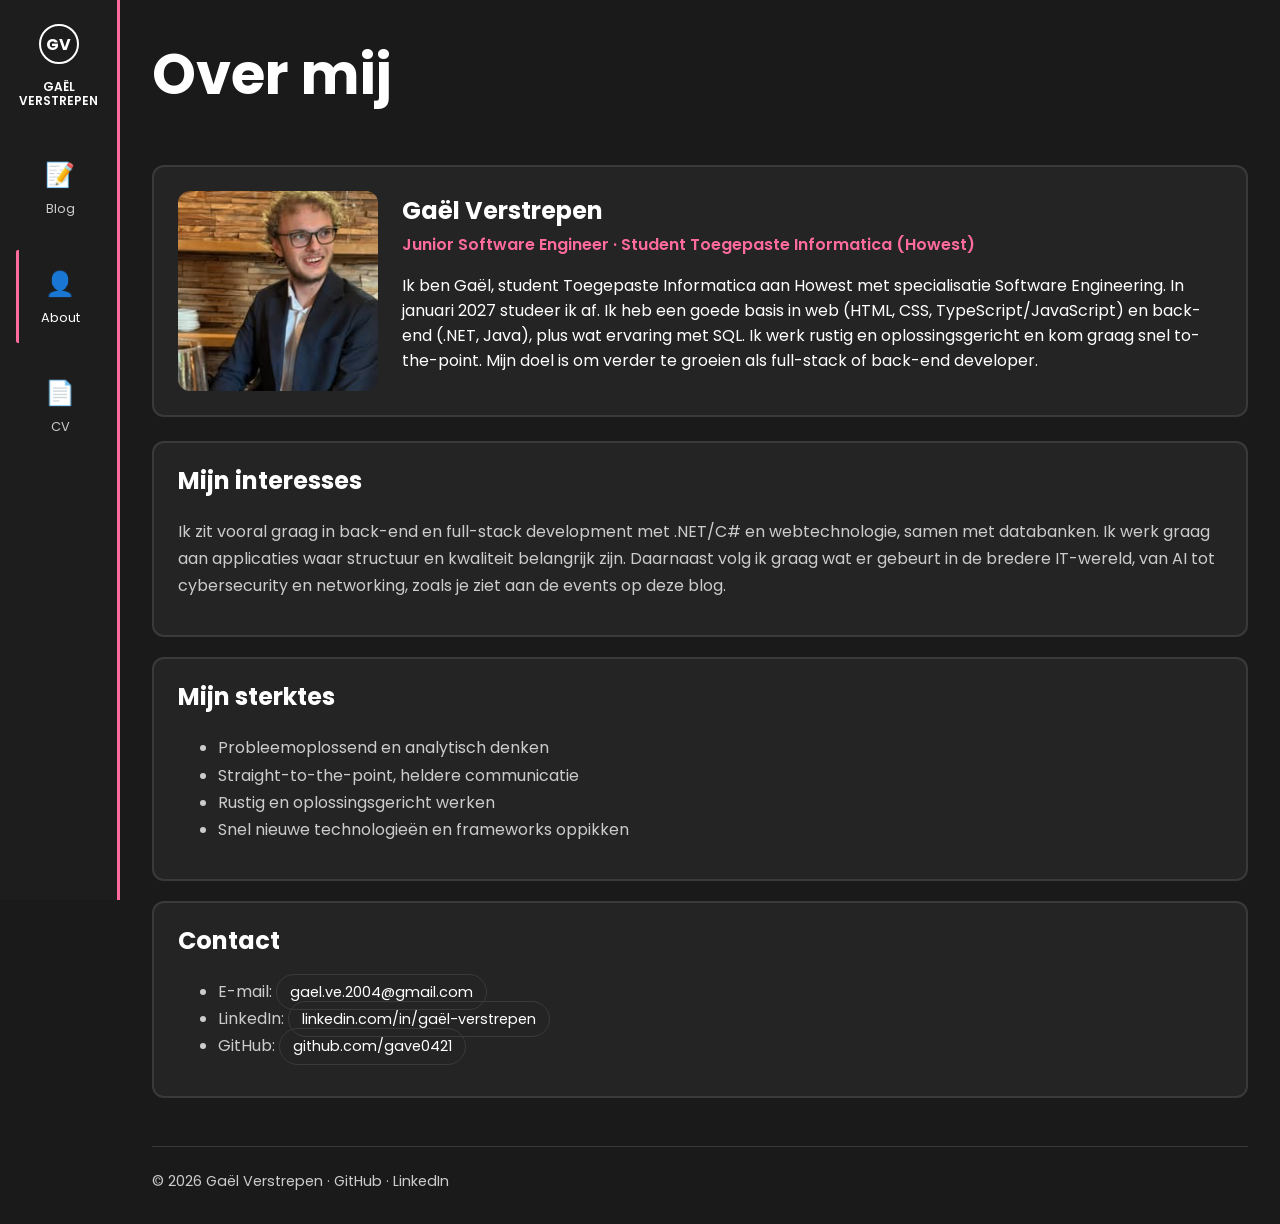
<file: about.html>
<!doctype html>
<html lang="nl">
  <head>
    <meta charset="UTF-8" />
    <meta name="viewport" content="width=device-width, initial-scale=1.0" />
    <meta name="description" content="Over mij - wie ik ben, mijn interesses en mijn sterktes als IT'er." />
    <title>Gaël Verstrepen — Over mij</title>
    <link rel="icon" href="favicon.svg" type="image/svg+xml" />
    <link rel="preconnect" href="https://fonts.googleapis.com" />
    <link rel="preconnect" href="https://fonts.gstatic.com" crossorigin />
    <link
      href="https://fonts.googleapis.com/css2?family=Poppins:wght@400;500;600;700&display=swap"
      rel="stylesheet"
    />
    <link rel="stylesheet" href="styles.css" />
    <script defer src="script.js"></script>
  </head>
  <body>
    <aside class="sidebar">
      <div class="sidebar__header">
        <span class="info-icon">GV</span>
        <span class="sidebar__title">Gaël Verstrepen</span>
      </div>
      <nav class="sidebar__nav">
        <a href="index.html" class="nav-item">
          <span class="nav-icon">📝</span>
          Blog
        </a>
        <a href="about.html" class="nav-item active">
          <span class="nav-icon">👤</span>
          About
        </a>
        <a href="cv.html" class="nav-item">
          <span class="nav-icon">📄</span>
          CV
        </a>
      </nav>
    </aside>

    <main class="main-content">
      <div class="container">
        <h1 class="page-title">Over mij</h1>

        <section class="about-card">
          <div class="about-photo">
            <img src="images/gael-profile.jpg" alt="Profielfoto van Gaël Verstrepen" />
          </div>
          <div class="about-intro">
            <h2>Gaël Verstrepen</h2>
            <p class="about-role">Junior Software Engineer · Student Toegepaste Informatica (Howest)</p>
            <p>
              Ik ben Gaël, student Toegepaste Informatica aan Howest met specialisatie
              Software Engineering. In januari 2027 studeer ik af. Ik heb een goede basis
              in web (HTML, CSS, TypeScript/JavaScript) en back-end (.NET, Java), plus wat
              ervaring met SQL. Ik werk rustig en oplossingsgericht en kom graag snel
              to-the-point. Mijn doel is om verder te groeien als full-stack of back-end
              developer.
            </p>
          </div>
        </section>

        <section class="about-section">
          <h2>Mijn interesses</h2>
          <p>
            Ik zit vooral graag in back-end en full-stack development met .NET/C# en
            webtechnologie, samen met databanken. Ik werk graag aan applicaties waar
            structuur en kwaliteit belangrijk zijn. Daarnaast volg ik graag wat er
            gebeurt in de bredere IT-wereld, van AI tot cybersecurity en networking, zoals
            je ziet aan de events op deze blog.
          </p>
        </section>

        <section class="about-section">
          <h2>Mijn sterktes</h2>
          <ul>
            <li>Probleemoplossend en analytisch denken</li>
            <li>Straight-to-the-point, heldere communicatie</li>
            <li>Rustig en oplossingsgericht werken</li>
            <li>Snel nieuwe technologieën en frameworks oppikken</li>
          </ul>
        </section>

        <section class="about-section">
          <h2>Contact</h2>
          <ul>
            <li>E-mail: <a class="panel-link" href="mailto:gael.ve.2004@gmail.com">gael.ve.2004@gmail.com</a></li>
            <li>LinkedIn: <a class="panel-link" href="https://www.linkedin.com/in/ga%C3%ABl-verstrepen-73a6a1340" target="_blank" rel="noopener">linkedin.com/in/gaël-verstrepen</a></li>
            <li>GitHub: <a class="panel-link" href="https://github.com/gave0421" target="_blank" rel="noopener">github.com/gave0421</a></li>
          </ul>
        </section>
        <footer class="site-footer">
          © 2026 Gaël Verstrepen ·
          <a href="https://github.com/gave0421" target="_blank" rel="noopener">GitHub</a> ·
          <a href="https://www.linkedin.com/in/ga%C3%ABl-verstrepen-73a6a1340" target="_blank" rel="noopener">LinkedIn</a>
        </footer>
      </div>
    </main>
  </body>
</html>
</file>
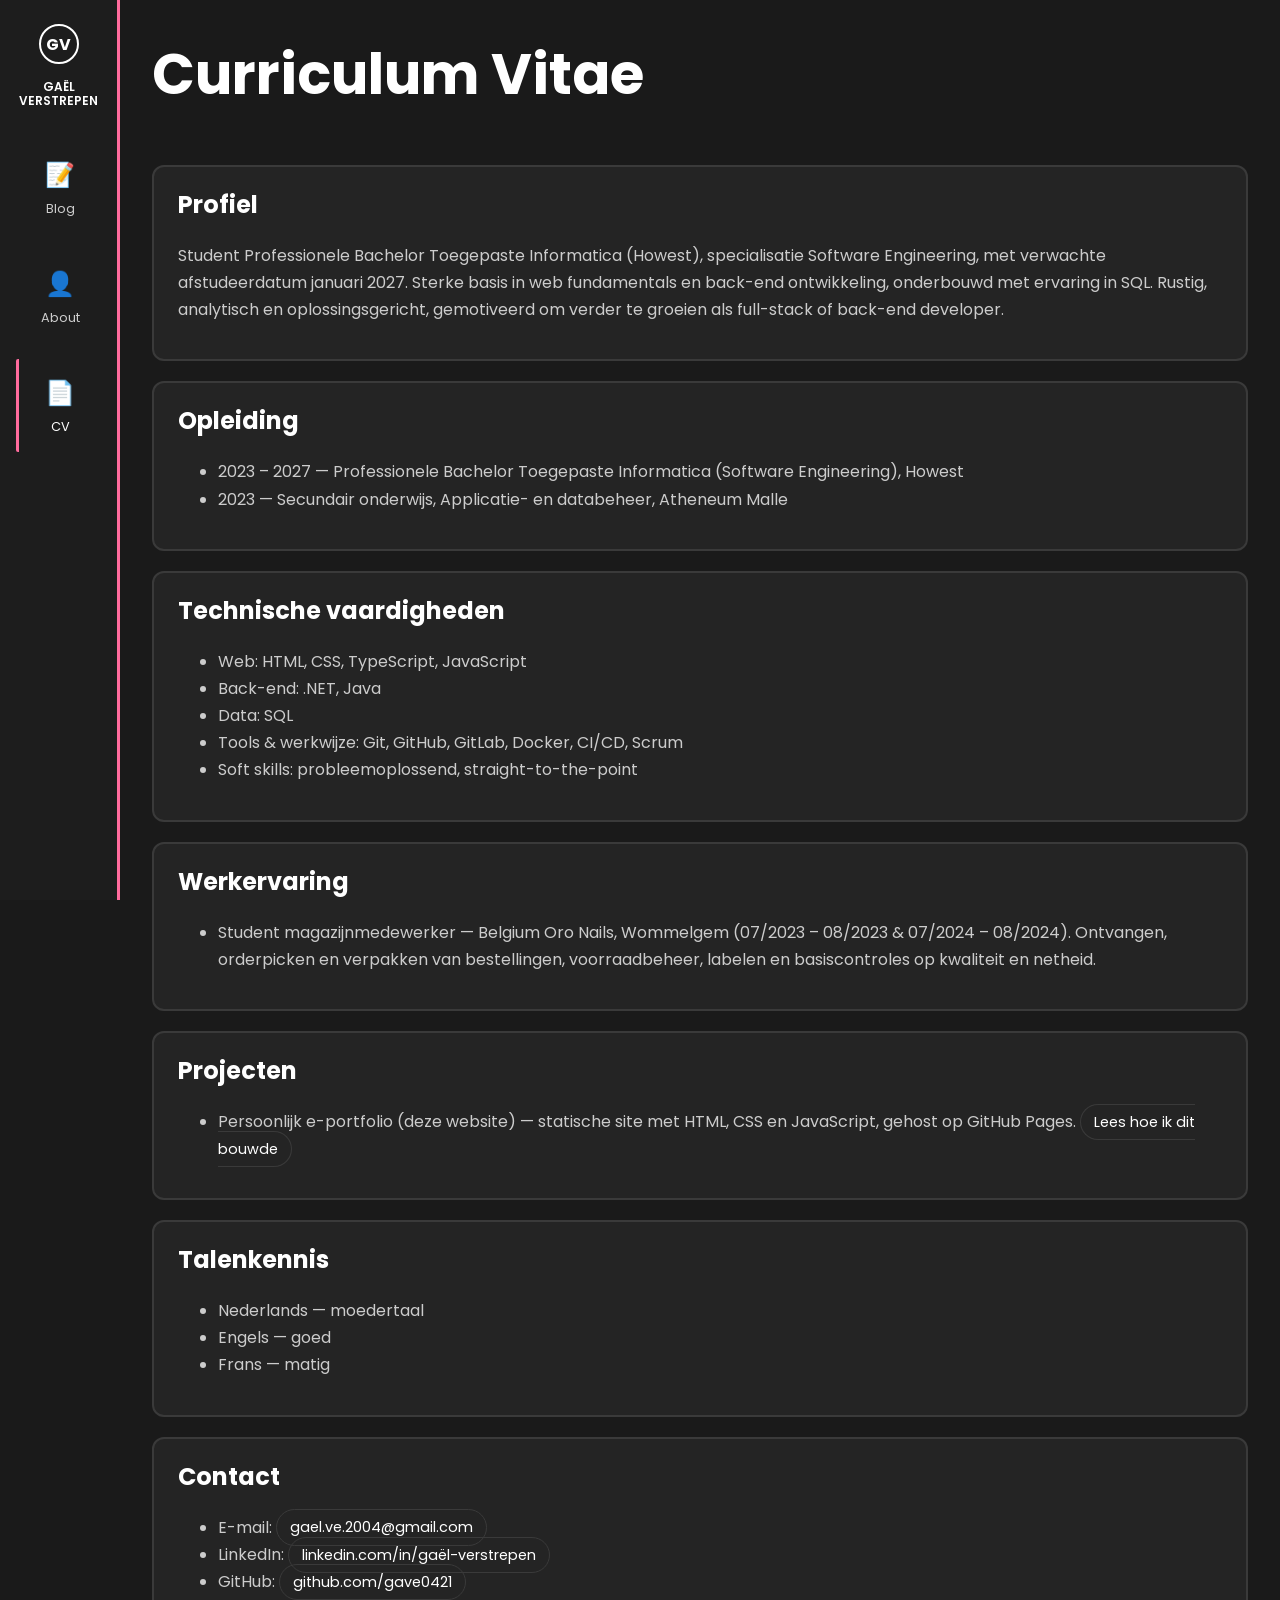
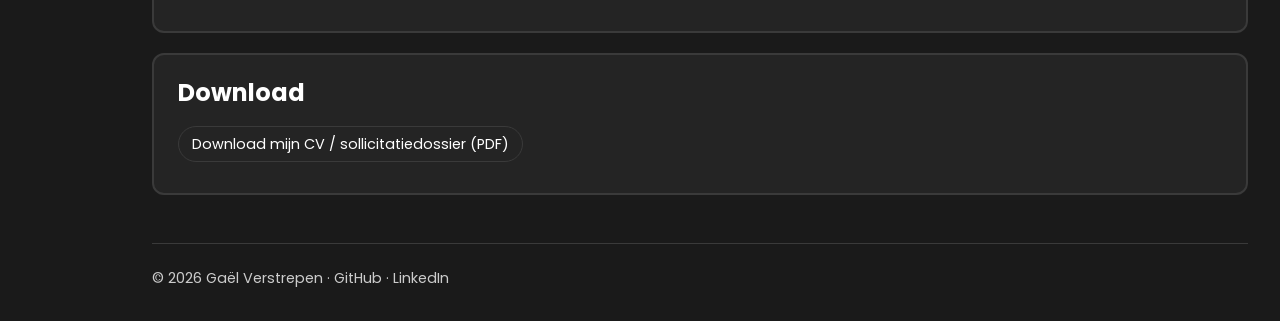
<file: cv.html>
<!doctype html>
<html lang="nl">
  <head>
    <meta charset="UTF-8" />
    <meta name="viewport" content="width=device-width, initial-scale=1.0" />
    <meta name="description" content="Curriculum vitae van Gaël Verstrepen." />
    <title>Gaël Verstrepen — CV</title>
    <link rel="icon" href="favicon.svg" type="image/svg+xml" />
    <link rel="preconnect" href="https://fonts.googleapis.com" />
    <link rel="preconnect" href="https://fonts.gstatic.com" crossorigin />
    <link
      href="https://fonts.googleapis.com/css2?family=Poppins:wght@400;500;600;700&display=swap"
      rel="stylesheet"
    />
    <link rel="stylesheet" href="styles.css" />
    <script defer src="script.js"></script>
  </head>
  <body>
    <aside class="sidebar">
      <div class="sidebar__header">
        <span class="info-icon">GV</span>
        <span class="sidebar__title">Gaël Verstrepen</span>
      </div>
      <nav class="sidebar__nav">
        <a href="index.html" class="nav-item">
          <span class="nav-icon">📝</span>
          Blog
        </a>
        <a href="about.html" class="nav-item">
          <span class="nav-icon">👤</span>
          About
        </a>
        <a href="cv.html" class="nav-item active">
          <span class="nav-icon">📄</span>
          CV
        </a>
      </nav>
    </aside>

    <main class="main-content">
      <div class="container">
        <h1 class="page-title">Curriculum Vitae</h1>

        <section class="about-section">
          <h2>Profiel</h2>
          <p>
            Student Professionele Bachelor Toegepaste Informatica (Howest), specialisatie
            Software Engineering, met verwachte afstudeerdatum januari 2027. Sterke basis
            in web fundamentals en back-end ontwikkeling, onderbouwd met ervaring in SQL.
            Rustig, analytisch en oplossingsgericht, gemotiveerd om verder te groeien als
            full-stack of back-end developer.
          </p>
        </section>

        <section class="about-section">
          <h2>Opleiding</h2>
          <ul>
            <li>2023 – 2027 — Professionele Bachelor Toegepaste Informatica (Software Engineering), Howest</li>
            <li>2023 — Secundair onderwijs, Applicatie- en databeheer, Atheneum Malle</li>
          </ul>
        </section>

        <section class="about-section">
          <h2>Technische vaardigheden</h2>
          <ul>
            <li>Web: HTML, CSS, TypeScript, JavaScript</li>
            <li>Back-end: .NET, Java</li>
            <li>Data: SQL</li>
            <li>Tools &amp; werkwijze: Git, GitHub, GitLab, Docker, CI/CD, Scrum</li>
            <li>Soft skills: probleemoplossend, straight-to-the-point</li>
          </ul>
        </section>

        <section class="about-section">
          <h2>Werkervaring</h2>
          <ul>
            <li>
              Student magazijnmedewerker — Belgium Oro Nails, Wommelgem
              (07/2023 – 08/2023 &amp; 07/2024 – 08/2024). Ontvangen, orderpicken en
              verpakken van bestellingen, voorraadbeheer, labelen en basiscontroles op
              kwaliteit en netheid.
            </li>
          </ul>
        </section>

        <section class="about-section">
          <h2>Projecten</h2>
          <ul>
            <li>
              Persoonlijk e-portfolio (deze website) — statische site met HTML, CSS en
              JavaScript, gehost op GitHub Pages.
              <a class="panel-link" href="blogs/blog1.html">Lees hoe ik dit bouwde</a>
            </li>
          </ul>
        </section>

        <section class="about-section">
          <h2>Talenkennis</h2>
          <ul>
            <li>Nederlands — moedertaal</li>
            <li>Engels — goed</li>
            <li>Frans — matig</li>
          </ul>
        </section>

        <section class="about-section">
          <h2>Contact</h2>
          <ul>
            <li>E-mail: <a class="panel-link" href="mailto:gael.ve.2004@gmail.com">gael.ve.2004@gmail.com</a></li>
            <li>LinkedIn: <a class="panel-link" href="https://www.linkedin.com/in/ga%C3%ABl-verstrepen-73a6a1340" target="_blank" rel="noopener">linkedin.com/in/gaël-verstrepen</a></li>
            <li>GitHub: <a class="panel-link" href="https://github.com/gave0421" target="_blank" rel="noopener">github.com/gave0421</a></li>
          </ul>
        </section>

        <section class="about-section">
          <h2>Download</h2>
          <p><a class="panel-link" href="images/cv-gael-verstrepen.pdf" target="_blank" rel="noopener">Download mijn CV / sollicitatiedossier (PDF)</a></p>
        </section>
        <footer class="site-footer">
          © 2026 Gaël Verstrepen ·
          <a href="https://github.com/gave0421" target="_blank" rel="noopener">GitHub</a> ·
          <a href="https://www.linkedin.com/in/ga%C3%ABl-verstrepen-73a6a1340" target="_blank" rel="noopener">LinkedIn</a>
        </footer>
      </div>
    </main>
  </body>
</html>
</file>
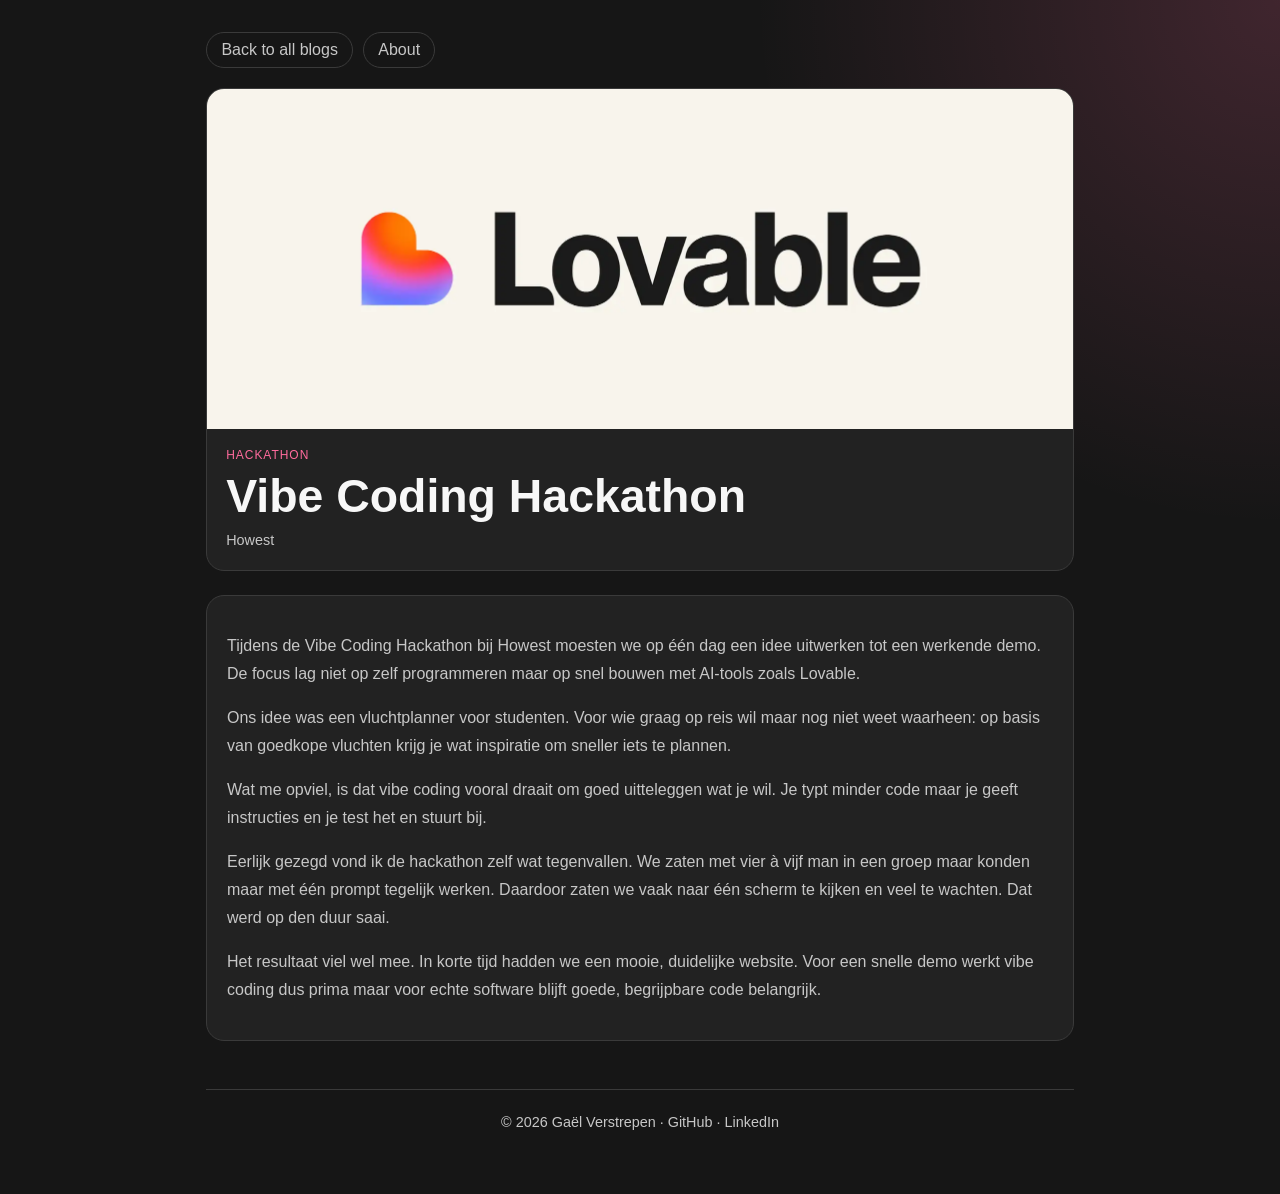
<file: blogs/blog2.html>
<!doctype html>
<html lang="nl">
  <head>
    <meta charset="UTF-8" />
    <meta name="viewport" content="width=device-width, initial-scale=1.0" />
    <meta name="description" content="Vibe Coding Hackathon" />
    <title>Vibe Coding Hackathon</title>
    <link rel="icon" href="../favicon.svg" type="image/svg+xml" />
    <link rel="stylesheet" href="blog.css" />
  </head>
  <body>
    <main class="page">
      <div class="back-links">
        <a class="back-link" href="../index.html">Back to all blogs</a>
        <a class="back-link" href="../about.html">About</a>
      </div>
      <article>
        <header class="hero">
          <img loading="lazy" src="../images/lovable-logo-bg-light (1).webp" alt="Lovable logo" />
          <div class="hero-body">
            <p class="category">Hackathon</p>
            <h1>Vibe Coding Hackathon</h1>
            <p class="meta">Howest</p>
          </div>
        </header>

        <section class="content">
          <p>
            Tijdens de Vibe Coding Hackathon bij Howest moesten we op één dag een idee uitwerken tot een werkende demo. De focus lag niet op zelf programmeren maar op snel bouwen met AI-tools zoals Lovable.
          </p>
          <p>
            Ons idee was een vluchtplanner voor studenten. Voor wie graag op reis wil maar nog niet weet waarheen: op basis van goedkope vluchten krijg je wat inspiratie om sneller iets te plannen.
          </p>
          <p>
            Wat me opviel, is dat vibe coding vooral draait om goed uitteleggen wat je wil. Je typt minder code maar je geeft instructies en je  test het en stuurt bij.
          </p>
          <p>
            Eerlijk gezegd vond ik de hackathon zelf wat tegenvallen. We zaten met vier à vijf man in een groep maar konden maar met één prompt tegelijk werken. Daardoor zaten we vaak naar één scherm te kijken en veel te wachten. Dat werd op den duur saai.
          </p>
          <p>
            Het resultaat viel wel mee. In korte tijd hadden we een mooie, duidelijke website. Voor een snelle demo werkt vibe coding dus prima maar voor echte software blijft goede, begrijpbare code belangrijk.
          </p>
        </section>
      </article>
      <footer class="site-footer">
        © 2026 Gaël Verstrepen ·
        <a href="https://github.com/gave0421" target="_blank" rel="noopener">GitHub</a> ·
        <a href="https://www.linkedin.com/in/ga%C3%ABl-verstrepen-73a6a1340" target="_blank" rel="noopener">LinkedIn</a>
      </footer>
    </main>
  </body>
</html>
</file>
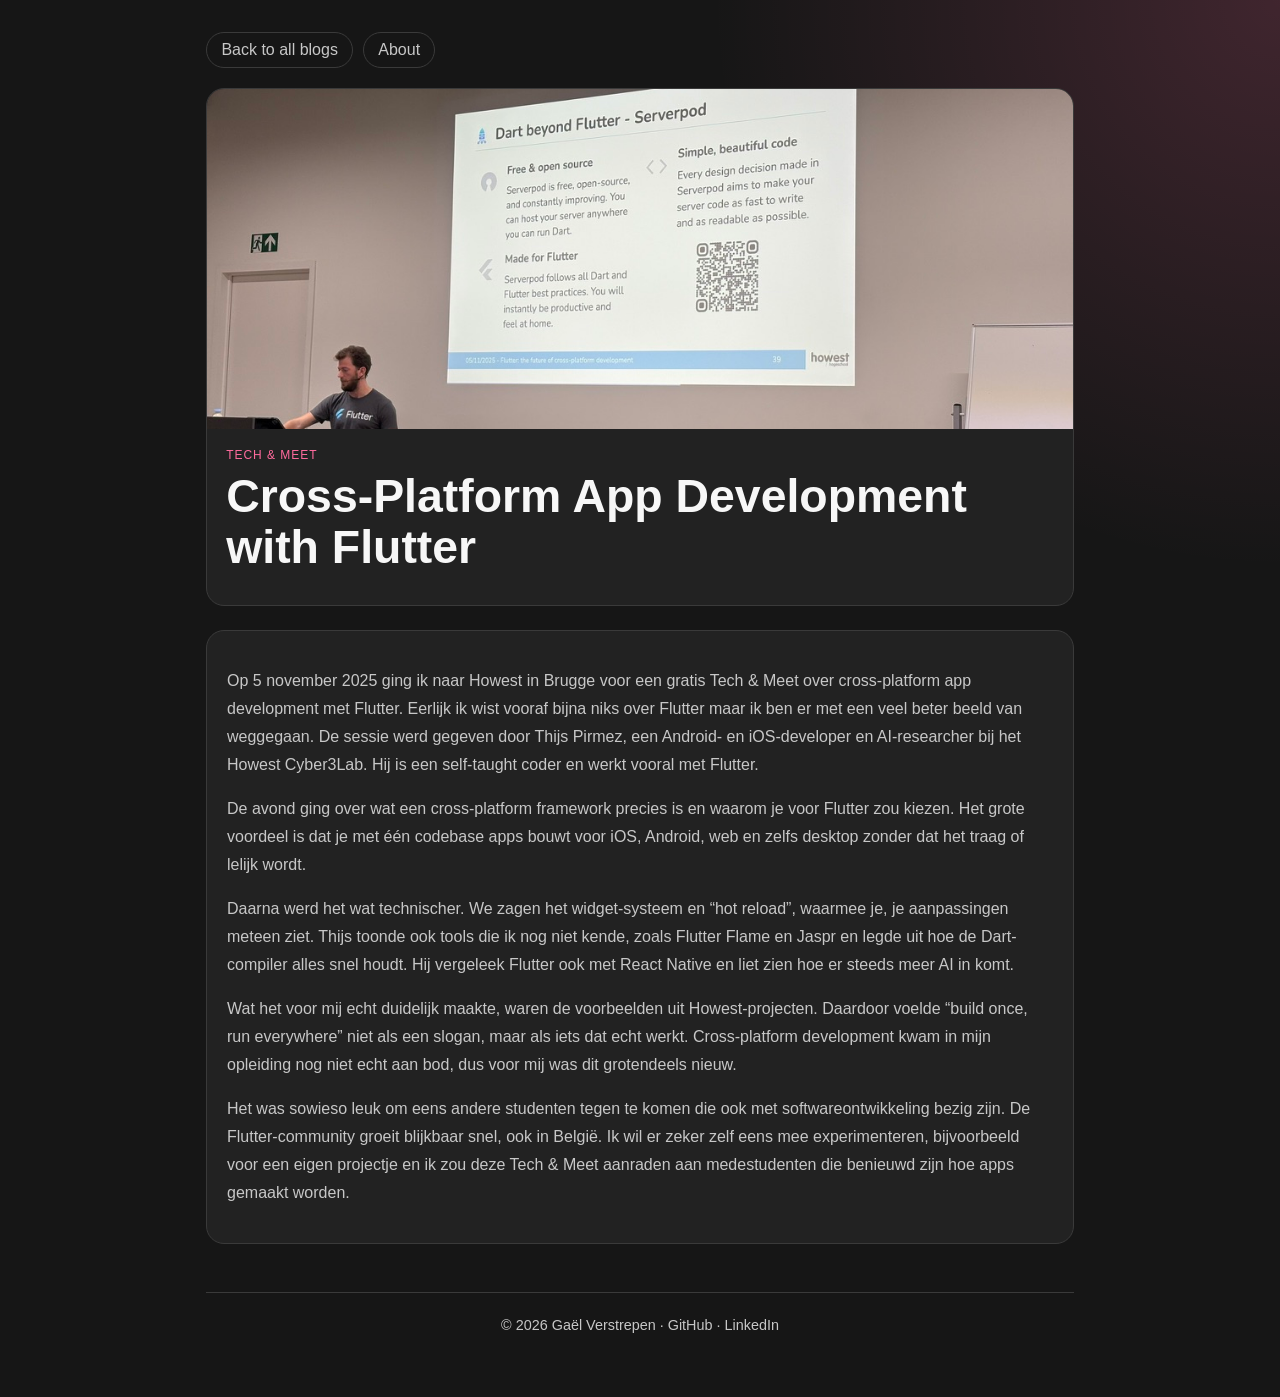
<file: blogs/blog3.html>
<!doctype html>
<html lang="nl">
  <head>
    <meta charset="UTF-8" />
    <meta name="viewport" content="width=device-width, initial-scale=1.0" />
    <meta name="description" content="Tech &amp; Meet: Cross-Platform App Development with Flutter, met spreker Thijs Pirmez." />
    <title>Tech &amp; Meet: Cross-Platform App Development with Flutter</title>
    <link rel="icon" href="../favicon.svg" type="image/svg+xml" />
    <link rel="stylesheet" href="blog.css" />
  </head>
  <body>
    <main class="page">
      <div class="back-links">
        <a class="back-link" href="../index.html">Back to all blogs</a>
        <a class="back-link" href="../about.html">About</a>
      </div>
      <article>
        <header class="hero">
          <img loading="lazy" src="../images/flutter.jpeg" alt="Flutter Tech &amp; Meet bij Howest" />
          <div class="hero-body">
            <p class="category">Tech &amp; Meet</p>
            <h1>Cross-Platform App Development with Flutter</h1>
          </div>
        </header>

        <section class="content">
          <p>
            Op 5 november 2025 ging ik naar Howest in Brugge voor een gratis Tech &amp; Meet
            over cross-platform app development met Flutter. Eerlijk ik wist vooraf bijna
            niks over Flutter maar ik ben er met een veel beter beeld van weggegaan. De
            sessie werd gegeven door Thijs Pirmez, een Android- en iOS-developer en
            AI-researcher bij het Howest Cyber3Lab. Hij is een self-taught coder en werkt
            vooral met Flutter.
          </p>
          <p>
            De avond ging over wat een cross-platform framework precies is en waarom je
            voor Flutter zou kiezen. Het grote voordeel is dat je met één codebase apps
            bouwt voor iOS, Android, web en zelfs desktop zonder dat het traag of lelijk
            wordt.
          </p>
          <p>
            Daarna werd het wat technischer. We zagen het widget-systeem en “hot reload”,
            waarmee je, je aanpassingen meteen ziet. Thijs toonde ook tools die ik nog niet
            kende, zoals Flutter Flame en Jaspr en legde uit hoe de Dart-compiler alles
            snel houdt. Hij vergeleek Flutter ook met React Native en liet zien hoe er
            steeds meer AI in komt.
          </p>
          <p>
            Wat het voor mij echt duidelijk maakte, waren de voorbeelden uit
            Howest-projecten. Daardoor voelde “build once, run everywhere” niet als een
            slogan, maar als iets dat echt werkt. Cross-platform development kwam in mijn
            opleiding nog niet echt aan bod, dus voor mij was dit grotendeels nieuw.
          </p>
          <p>
            Het was sowieso leuk om eens andere studenten tegen te komen die ook met
            softwareontwikkeling bezig zijn. De Flutter-community groeit blijkbaar snel,
            ook in België. Ik wil er zeker zelf eens mee experimenteren, bijvoorbeeld voor
            een eigen projectje en ik zou deze Tech &amp; Meet aanraden aan medestudenten
            die benieuwd zijn hoe apps gemaakt worden.
          </p>
        </section>
      </article>
      <footer class="site-footer">
        © 2026 Gaël Verstrepen ·
        <a href="https://github.com/gave0421" target="_blank" rel="noopener">GitHub</a> ·
        <a href="https://www.linkedin.com/in/ga%C3%ABl-verstrepen-73a6a1340" target="_blank" rel="noopener">LinkedIn</a>
      </footer>
    </main>
  </body>
</html>
</file>
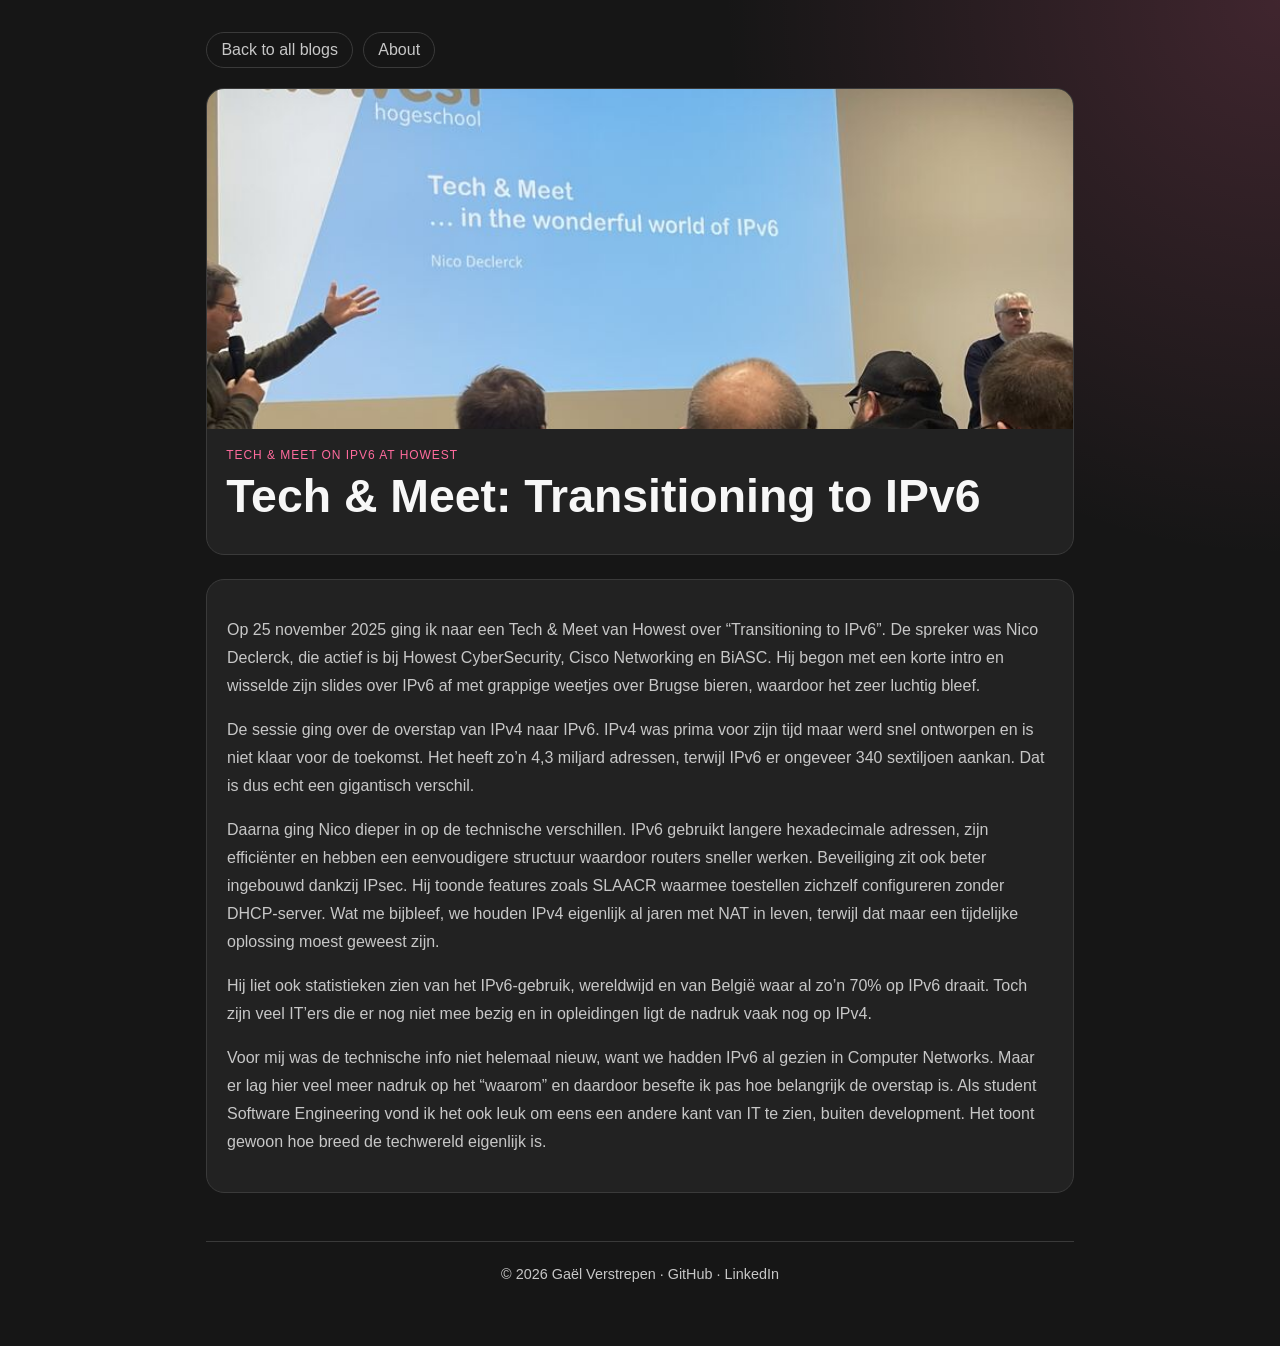
<file: blogs/blog5.html>
<!doctype html>
<html lang="nl">
  <head>
    <meta charset="UTF-8" />
    <meta name="viewport" content="width=device-width, initial-scale=1.0" />
    <meta name="description" content="Tech &amp; Meet: Transitioning to IPv6" />
    <title>Tech &amp; Meet: Transitioning to IPv6</title>
    <link rel="icon" href="../favicon.svg" type="image/svg+xml" />
    <link rel="stylesheet" href="blog.css" />
  </head>
  <body>
    <main class="page">
      <div class="back-links">
        <a class="back-link" href="../index.html">Back to all blogs</a>
        <a class="back-link" href="../about.html">About</a>
      </div>
      <article>
        <header class="hero">
          <img loading="lazy" src="../images/1764101087093.jpg" alt="Tech &amp; Meet on IPv6 at Howest" />
          <div class="hero-body">
            <p class="category">Tech &amp; Meet on IPv6 at Howest</p>
            <h1>Tech &amp; Meet: Transitioning to IPv6</h1>
          </div>
        </header>

        <section class="content">
          <p>
            Op 25 november 2025 ging ik naar een Tech &amp; Meet van Howest over “Transitioning to IPv6”. De spreker was Nico Declerck, die actief is bij Howest CyberSecurity, Cisco Networking en BiASC. Hij begon met een korte intro en wisselde zijn slides over IPv6 af met  grappige weetjes over Brugse bieren, waardoor het zeer luchtig bleef.
          </p>
          <p>
            De sessie ging over de overstap van IPv4 naar IPv6. IPv4 was prima voor zijn tijd maar werd snel ontworpen en is niet klaar voor de toekomst. Het heeft zo’n 4,3 miljard adressen, terwijl IPv6 er ongeveer 340 sextiljoen aankan. Dat is dus echt een gigantisch verschil.
          </p>
          <p>
            Daarna ging Nico dieper in op de technische verschillen. IPv6 gebruikt langere hexadecimale adressen, zijn efficiënter en hebben een eenvoudigere structuur waardoor routers sneller werken. Beveiliging zit ook beter ingebouwd dankzij IPsec. Hij toonde features zoals SLAACR waarmee toestellen zichzelf configureren zonder DHCP-server. Wat me bijbleef,  we houden IPv4 eigenlijk al jaren met NAT in leven, terwijl dat maar een tijdelijke oplossing moest geweest zijn.
          </p>
          <p>
            Hij liet ook statistieken zien van het IPv6-gebruik, wereldwijd en van België waar al zo’n 70% op IPv6 draait. Toch zijn veel IT’ers  die er nog niet mee bezig en in opleidingen ligt de nadruk vaak nog op IPv4.
          </p>
          <p>
            Voor mij was de technische info niet helemaal nieuw, want we hadden IPv6 al gezien in Computer Networks. Maar er lag hier veel meer nadruk op het “waarom” en daardoor besefte ik pas hoe belangrijk de overstap is. Als student Software Engineering vond ik het ook leuk om eens een andere kant van IT te zien, buiten development. Het toont gewoon hoe breed de techwereld eigenlijk is.
          </p>
        </section>
      </article>
      <footer class="site-footer">
        © 2026 Gaël Verstrepen ·
        <a href="https://github.com/gave0421" target="_blank" rel="noopener">GitHub</a> ·
        <a href="https://www.linkedin.com/in/ga%C3%ABl-verstrepen-73a6a1340" target="_blank" rel="noopener">LinkedIn</a>
      </footer>
    </main>
  </body>
</html>
</file>
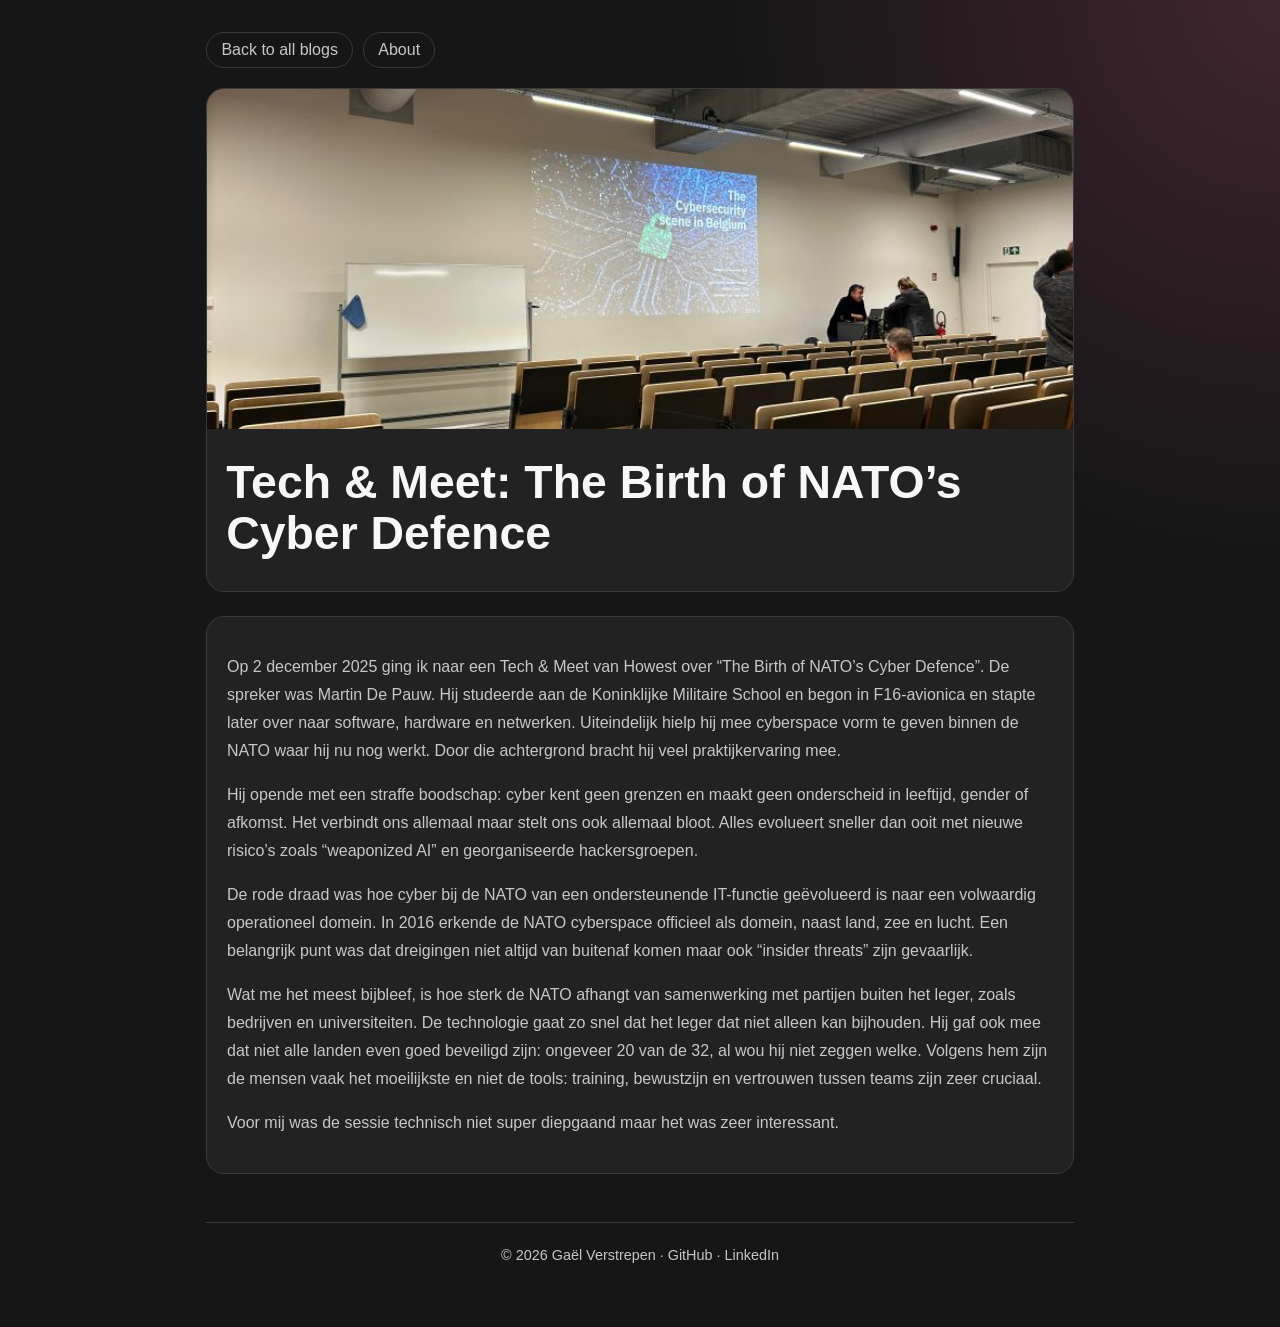
<file: blogs/blog6.html>
<!doctype html>
<html lang="nl">
  <head>
    <meta charset="UTF-8" />
    <meta name="viewport" content="width=device-width, initial-scale=1.0" />
    <meta name="description" content="Tech &amp; Meet: The Birth of NATO’s Cyber Defence" />
    <title>Tech &amp; Meet: The Birth of NATO’s Cyber Defence</title>
    <link rel="icon" href="../favicon.svg" type="image/svg+xml" />
    <link rel="stylesheet" href="blog.css" />
  </head>
  <body>
    <main class="page">
      <div class="back-links">
        <a class="back-link" href="../index.html">Back to all blogs</a>
        <a class="back-link" href="../about.html">About</a>
      </div>
      <article>
        <header class="hero">
          <img loading="lazy" src="../images/1766221407807.jpg" alt="Cybersecurity presentation in a lecture hall" />
          <div class="hero-body">
            <h1>Tech &amp; Meet: The Birth of NATO’s Cyber Defence</h1>
          </div>
        </header>

        <section class="content">
          <p>
            Op 2 december 2025 ging ik naar een Tech &amp; Meet van Howest over “The Birth of NATO’s Cyber Defence”. De spreker was Martin De Pauw. Hij studeerde aan de Koninklijke Militaire School en begon in F16-avionica en stapte later over naar software, hardware en netwerken. Uiteindelijk hielp hij mee cyberspace vorm te geven binnen de NATO waar hij nu nog werkt. Door die achtergrond bracht hij veel praktijkervaring mee.
          </p>
          <p>
            Hij opende met een straffe boodschap: cyber kent geen grenzen en maakt geen onderscheid in leeftijd, gender of afkomst. Het verbindt ons allemaal maar stelt ons ook allemaal bloot. Alles evolueert sneller dan ooit met nieuwe risico’s zoals “weaponized AI” en georganiseerde hackersgroepen.
          </p>
          <p>
            De rode draad was hoe cyber bij de NATO van een ondersteunende IT-functie geëvolueerd is naar een volwaardig operationeel domein. In 2016 erkende de NATO cyberspace officieel als domein, naast land, zee en lucht. Een belangrijk punt was dat dreigingen niet altijd van buitenaf komen maar ook “insider threats” zijn gevaarlijk.
          </p>
          <p>
            Wat me het meest bijbleef, is hoe sterk de NATO afhangt van samenwerking met partijen buiten het leger, zoals bedrijven en universiteiten. De technologie gaat zo snel dat het leger dat niet alleen kan bijhouden. Hij gaf ook mee dat niet alle landen even goed beveiligd zijn: ongeveer 20 van de 32, al wou hij niet zeggen welke.  Volgens hem zijn de mensen vaak het moeilijkste en niet de tools: training, bewustzijn en vertrouwen tussen teams zijn zeer cruciaal.
          </p>
          <p>
            Voor mij was de sessie technisch niet super diepgaand maar het was zeer interessant. </p>
        </section>
      </article>
      <footer class="site-footer">
        © 2026 Gaël Verstrepen ·
        <a href="https://github.com/gave0421" target="_blank" rel="noopener">GitHub</a> ·
        <a href="https://www.linkedin.com/in/ga%C3%ABl-verstrepen-73a6a1340" target="_blank" rel="noopener">LinkedIn</a>
      </footer>
    </main>
  </body>
</html>
</file>
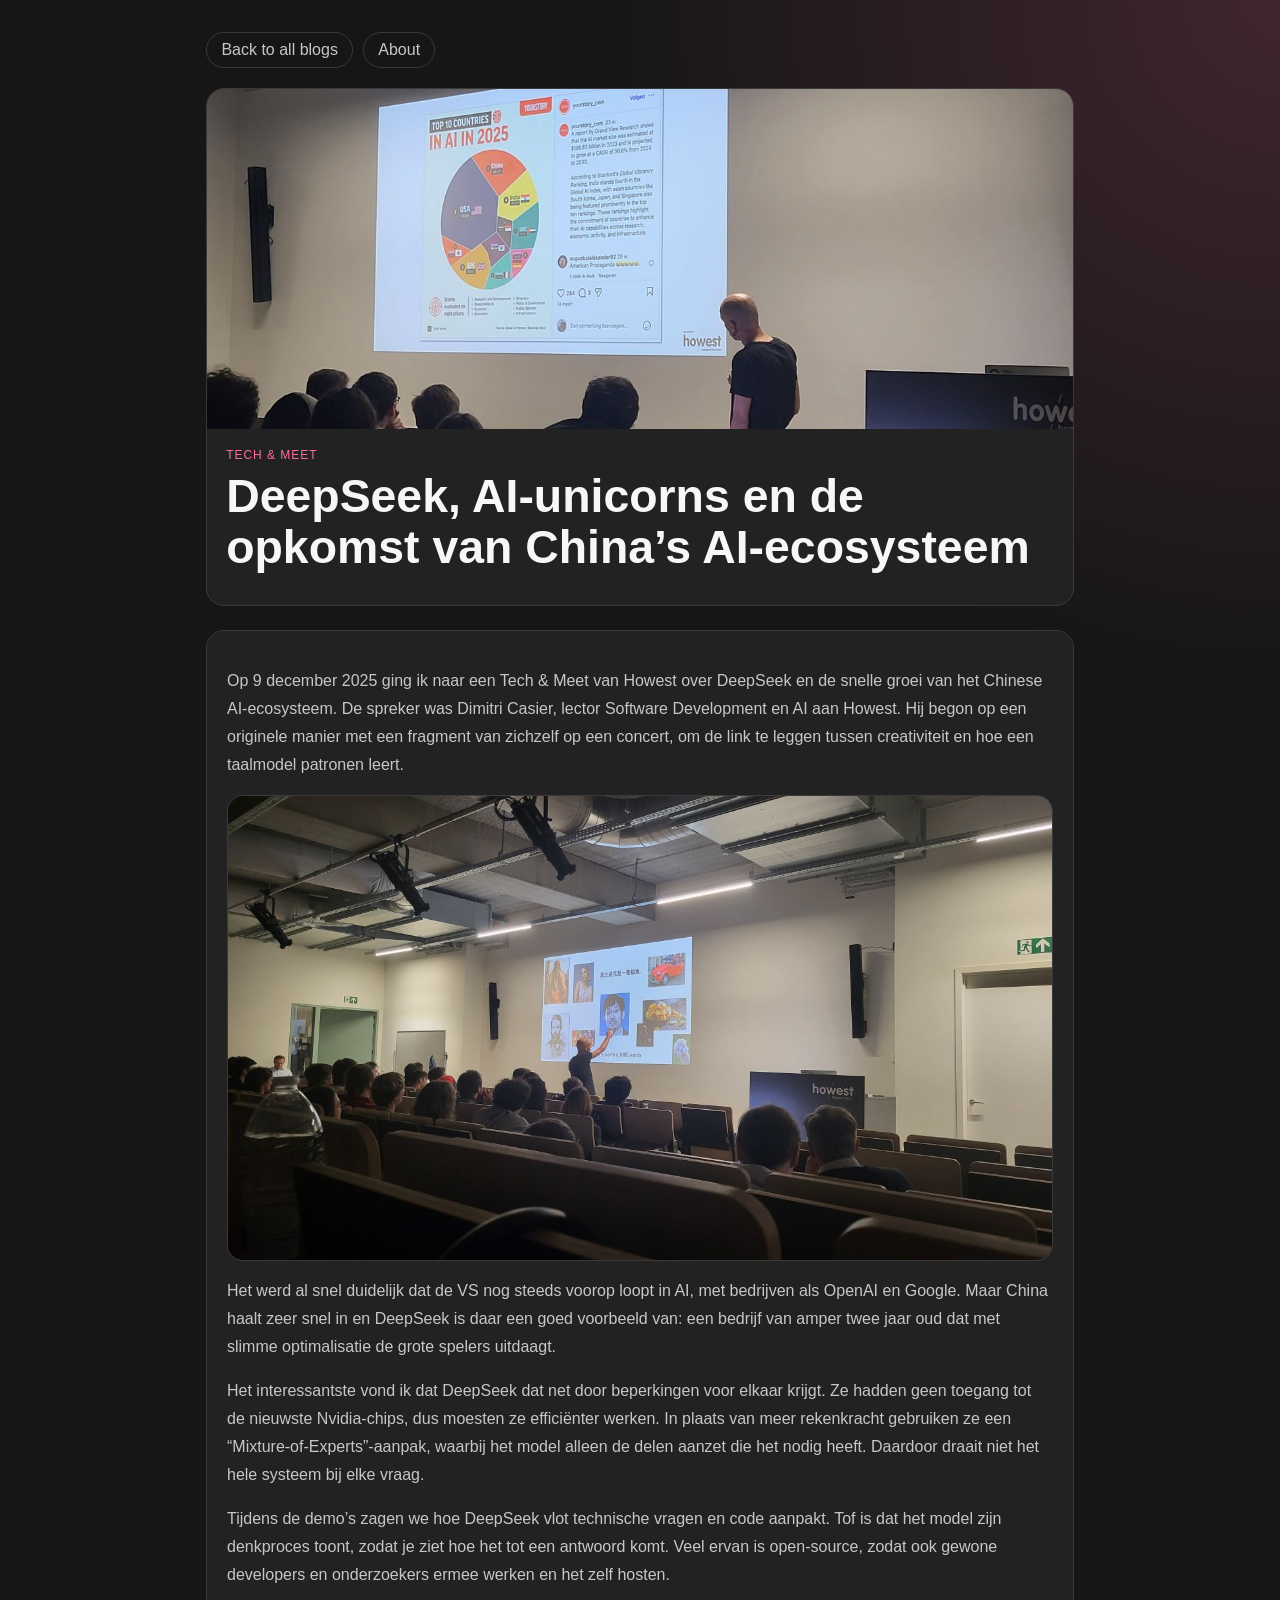
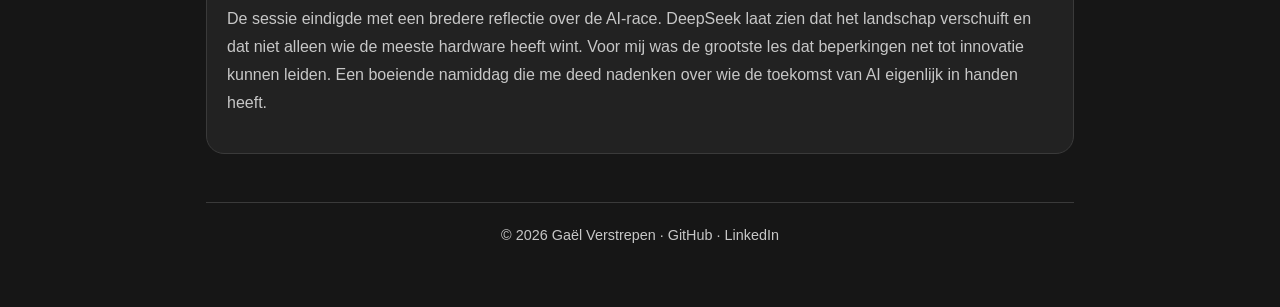
<file: blogs/blog7.html>
<!doctype html>
<html lang="nl">
  <head>
    <meta charset="UTF-8" />
    <meta name="viewport" content="width=device-width, initial-scale=1.0" />
    <meta
      name="description"
      content="DeepSeek, AI-unicorns en de opkomst van China’s AI-ecosysteem."
    />
    <title>DeepSeek, AI-unicorns en China’s AI-ecosysteem</title>
    <link rel="icon" href="../favicon.svg" type="image/svg+xml" />
    <link rel="stylesheet" href="blog.css" />
  </head>
  <body>
    <main class="page">
      <div class="back-links">
        <a class="back-link" href="../index.html">Back to all blogs</a>
        <a class="back-link" href="../about.html">About</a>
      </div>
      <article>
        <header class="hero">
          <img
            src="../images/1766250771230.jpg"
            alt="DeepSeek presentatie slide"
          />
          <div class="hero-body">
            <p class="category">Tech &amp; Meet</p>
            <h1>DeepSeek, AI-unicorns en de opkomst van China’s AI-ecosysteem</h1>
          </div>
        </header>

        <section class="content">
          <p>
            Op 9 december 2025 ging ik naar een Tech &amp; Meet van Howest over DeepSeek en de snelle groei van het Chinese AI-ecosysteem. De spreker was Dimitri Casier, lector Software Development en AI aan Howest. Hij begon op een originele manier met een fragment van zichzelf op een concert, om de link te leggen tussen creativiteit en hoe een taalmodel patronen leert.
          </p>
          <img
            loading="lazy"
            class="inline-photo"
            src="../images/1766250772724.jpg"
            alt="Sfeerbeeld van de presentatiezaal bij HOWEST"
          />
          <p>
            Het werd al snel duidelijk dat de VS nog steeds voorop loopt in AI, met bedrijven als OpenAI en Google. Maar China haalt zeer snel in en DeepSeek is daar een goed voorbeeld van: een bedrijf van amper twee jaar oud dat met slimme optimalisatie de grote spelers uitdaagt.
          </p>
          <p>
            Het interessantste vond ik dat DeepSeek dat net door beperkingen voor elkaar krijgt. Ze hadden geen toegang tot de nieuwste Nvidia-chips, dus moesten ze efficiënter werken. In plaats van meer rekenkracht gebruiken ze een “Mixture-of-Experts”-aanpak, waarbij het model alleen de delen aanzet die het nodig heeft. Daardoor draait niet het hele systeem bij elke vraag.
          </p>
          <p>
            Tijdens de demo’s zagen we hoe DeepSeek vlot technische vragen en code aanpakt. Tof is dat het model zijn denkproces toont, zodat je ziet hoe het tot een antwoord komt. Veel ervan is open-source, zodat ook gewone developers en onderzoekers ermee werken en het zelf hosten.
          </p>
          <p>
            De sessie eindigde met een bredere reflectie over de AI-race. DeepSeek laat zien dat het landschap verschuift en dat niet alleen wie de meeste hardware heeft wint. Voor mij was de grootste les dat beperkingen net tot innovatie kunnen leiden. Een boeiende namiddag die me deed nadenken over wie de toekomst van AI eigenlijk in handen heeft.
          </p>
        </section>
      </article>
      <footer class="site-footer">
        © 2026 Gaël Verstrepen ·
        <a href="https://github.com/gave0421" target="_blank" rel="noopener">GitHub</a> ·
        <a href="https://www.linkedin.com/in/ga%C3%ABl-verstrepen-73a6a1340" target="_blank" rel="noopener">LinkedIn</a>
      </footer>
    </main>
  </body>
</html>
</file>
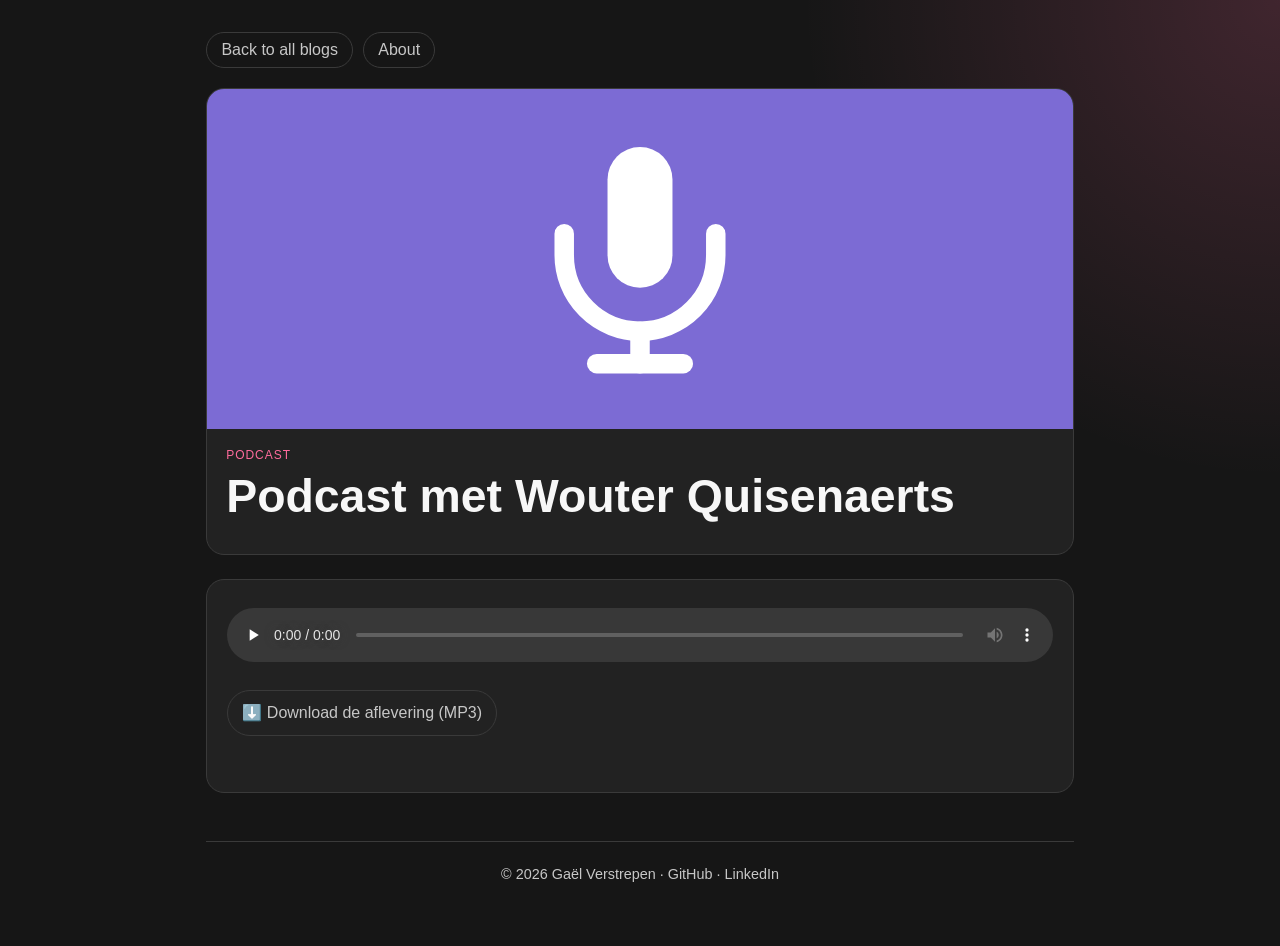
<file: blogs/podcast.html>
<!doctype html>
<html lang="nl">
  <head>
    <meta charset="UTF-8" />
    <meta name="viewport" content="width=device-width, initial-scale=1.0" />
    <meta name="description" content="Podcastaflevering met Wouter Quisenaerts." />
    <title>Podcast met Wouter Quisenaerts</title>
    <link rel="icon" href="../favicon.svg" type="image/svg+xml" />
    <link rel="stylesheet" href="blog.css" />
  </head>
  <body>
    <main class="page">
      <div class="back-links">
        <a class="back-link" href="../index.html">Back to all blogs</a>
        <a class="back-link" href="../about.html">About</a>
      </div>
      <article>
        <header class="hero">
          <img src="../images/podcast-cover.svg" alt="Cover van de podcastaflevering" />
          <div class="hero-body">
            <p class="category">Podcast</p>
            <h1>Podcast met Wouter Quisenaerts</h1>
          </div>
        </header>

        <section class="content">
          <audio controls preload="none" style="width: 100%; margin: 0.5rem 0;">
            <source src="../images/podcast-aflevering.mp3" type="audio/mpeg" />
            Je browser ondersteunt geen audio. <a href="../images/podcast-aflevering.mp3">Download de aflevering</a>.
          </audio>
          <p>
            <a class="back-link" href="../images/podcast-aflevering.mp3" download>⬇️ Download de aflevering (MP3)</a>
          </p>
        </section>
      </article>
      <footer class="site-footer">
        © 2026 Gaël Verstrepen ·
        <a href="https://github.com/gave0421" target="_blank" rel="noopener">GitHub</a> ·
        <a href="https://www.linkedin.com/in/ga%C3%ABl-verstrepen-73a6a1340" target="_blank" rel="noopener">LinkedIn</a>
      </footer>
    </main>
  </body>
</html>
</file>
<file: styles.css>
:root {
  color-scheme: dark;
  --bg: #1a1a1a;
  --bg-secondary: #2a2a2a;
  --text: #ffffff;
  --text-muted: #cccccc;
  --accent: #ff6b9d;
  --border: #3a3a3a;
  --card-bg: #242424;
}

* {
  box-sizing: border-box;
}

html {
  scroll-behavior: smooth;
}

body {
  margin: 0;
  font-family: "Poppins", sans-serif;
  color: var(--text);
  background: var(--bg);
  display: flex;
}

.sidebar {
  position: fixed;
  left: 0;
  top: 0;
  width: 120px;
  height: 100vh;
  background: rgba(30, 30, 30, 0.95);
  border-right: 3px solid var(--accent);
  padding: 1.5rem 1rem;
  display: flex;
  flex-direction: column;
  gap: 2rem;
  z-index: 100;
}

.sidebar__header {
  display: flex;
  flex-direction: column;
  align-items: center;
  gap: 1rem;
}

.info-icon {
  width: 2.5rem;
  height: 2.5rem;
  display: flex;
  align-items: center;
  justify-content: center;
  border: 2px solid var(--text);
  border-radius: 50%;
  font-size: 1rem;
  font-weight: bold;
}

.sidebar__title {
  font-size: 0.75rem;
  text-align: center;
  line-height: 1.2;
  font-weight: 600;
  text-transform: uppercase;
}

.sidebar__nav {
  display: flex;
  flex-direction: column;
  gap: 1rem;
}

.nav-item {
  display: flex;
  flex-direction: column;
  align-items: center;
  gap: 0.5rem;
  padding: 1rem 0.5rem;
  color: var(--text-muted);
  text-decoration: none;
  font-size: 0.8rem;
  text-align: center;
  border-left: 3px solid transparent;
  border-radius: 2px;
  transition: all 0.3s ease;
  cursor: pointer;
}

.nav-item:hover,
.nav-item.active {
  color: var(--text);
  border-left-color: var(--accent);
}

.nav-icon {
  font-size: 1.5rem;
}

.main-content {
  margin-left: 120px;
  width: calc(100% - 120px);
  padding: 2rem;
}

.container {
  max-width: 1400px;
  margin: 0 auto;
}

.page-title {
  font-size: 3.5rem;
  font-weight: 700;
  margin: 0 0 3rem 0;
  color: var(--text);
}

.articles-grid {
  display: grid;
  grid-template-columns: repeat(auto-fill, minmax(320px, 1fr));
  gap: 1.5rem;
}

.article-card {
  background: var(--card-bg);
  border: 2px solid var(--border);
  border-radius: 0.75rem;
  overflow: hidden;
  transition: all 0.3s ease;
  cursor: pointer;
  position: relative;
  height: 100%;
  display: flex;
  flex-direction: column;
  text-decoration: none;
  color: inherit;
}

.article-card:hover {
  border-color: var(--accent);
  transform: translateY(-4px);
}

.article-card:focus-visible {
  outline: 3px solid var(--accent);
  outline-offset: 2px;
}

.article-image {
  width: 100%;
  height: 220px;
  overflow: hidden;
  background: var(--bg-secondary);
}

.article-image img {
  width: 100%;
  height: 100%;
  object-fit: cover;
  transition: transform 0.3s ease;
}

.article-card:hover .article-image img {
  transform: scale(1.05);
}

.article-content {
  padding: 1.5rem;
  flex-grow: 1;
  display: flex;
  flex-direction: column;
  position: relative;
}

.article-title {
  font-size: 1.4rem;
  font-weight: 700;
  margin: 0 0 0.5rem 0;
  color: var(--text);
  line-height: 1.3;
}

.article-category {
  font-size: 0.85rem;
  color: var(--text-muted);
  margin: 0;
}

.article-number {
  position: absolute;
  top: 1rem;
  right: 1rem;
  font-size: 2.5rem;
  font-weight: 700;
  color: var(--accent);
  opacity: 0.4;
}

.overview-grid {
  display: grid;
  grid-template-columns: repeat(3, minmax(0, 1fr));
  gap: 1rem;
  margin-bottom: 1.25rem;
}

.summary-card {
  background: var(--card-bg);
  border: 2px solid var(--border);
  border-radius: 0.75rem;
  padding: 1.1rem;
}

.summary-label {
  margin: 0;
  font-size: 0.75rem;
  text-transform: uppercase;
  letter-spacing: 0.08em;
  color: var(--text-muted);
}

.summary-card h2 {
  margin: 0.35rem 0;
  font-size: 2rem;
}

.summary-card p {
  margin: 0;
  color: var(--text-muted);
}

.highlights-panel {
  background: var(--card-bg);
  border: 2px solid var(--border);
  border-radius: 0.75rem;
  padding: 1.1rem;
}

.highlights-head {
  display: flex;
  justify-content: space-between;
  align-items: center;
  gap: 1rem;
  margin-bottom: 1rem;
}

.highlights-head h2 {
  margin: 0;
}

.panel-link {
  color: var(--text);
  text-decoration: none;
  border: 1px solid var(--border);
  border-radius: 999px;
  padding: 0.45rem 0.8rem;
  font-size: 0.9rem;
}

.panel-link:hover,
.panel-link:focus-visible {
  border-color: var(--accent);
  outline: none;
}

.mini-list {
  display: grid;
  gap: 0.8rem;
}

.mini-item {
  text-decoration: none;
  color: inherit;
  border: 1px solid var(--border);
  border-radius: 0.65rem;
  padding: 0.8rem;
  display: block;
}

.mini-item strong {
  display: block;
  margin-bottom: 0.15rem;
}

.mini-item span {
  color: var(--text-muted);
  font-size: 0.9rem;
}

.mini-item:hover,
.mini-item:focus-visible {
  border-color: var(--accent);
  outline: none;
}

/* Footer */
.site-footer {
  margin-top: 3rem;
  padding-top: 1.5rem;
  border-top: 1px solid var(--border);
  color: var(--text-muted);
  font-size: 0.9rem;
}

.site-footer a {
  color: var(--text-muted);
  text-decoration: none;
}

.site-footer a:hover {
  color: var(--accent);
}

/* Placeholders (verwijder zodra je echte content/afbeeldingen toevoegt) */
.photo-placeholder {
  display: flex;
  align-items: center;
  justify-content: center;
  text-align: center;
  gap: 0.4rem;
  padding: 1rem;
  border: 2px dashed var(--accent);
  border-radius: 0.75rem;
  color: var(--text-muted);
  background: rgba(255, 107, 157, 0.06);
  font-size: 0.9rem;
}

.photo-placeholder--card {
  height: 100%;
  border-radius: 0;
  border: none;
  border-bottom: 2px dashed var(--accent);
}

/* About-pagina */
.about-card {
  display: flex;
  flex-wrap: wrap;
  gap: 1.5rem;
  align-items: center;
  background: var(--card-bg);
  border: 2px solid var(--border);
  border-radius: 0.75rem;
  padding: 1.5rem;
  margin-bottom: 1.5rem;
}

.about-photo {
  flex: 0 0 200px;
  max-width: 200px;
}

.about-photo img {
  width: 100%;
  border-radius: 0.75rem;
  display: block;
}

.about-intro {
  flex: 1 1 280px;
}

.about-intro h2 {
  margin: 0 0 0.25rem;
}

.about-role {
  margin: 0 0 0.75rem;
  color: var(--accent);
  font-weight: 600;
}

.about-section {
  background: var(--card-bg);
  border: 2px solid var(--border);
  border-radius: 0.75rem;
  padding: 1.25rem 1.5rem;
  margin-bottom: 1.25rem;
}

.about-section h2 {
  margin-top: 0;
}

.about-section p,
.about-section li {
  color: var(--text-muted);
  line-height: 1.7;
}

@media (max-width: 1024px) {
  .overview-grid {
    grid-template-columns: 1fr;
  }

  .articles-grid {
    grid-template-columns: repeat(auto-fill, minmax(280px, 1fr));
  }
}

@media (max-width: 768px) {
  .sidebar {
    position: fixed;
    bottom: 0;
    left: 0;
    right: 0;
    width: 100%;
    height: auto;
    border-right: none;
    border-top: 3px solid var(--accent);
    flex-direction: row;
    padding: 1rem;
    gap: 1rem;
    justify-content: flex-start;
  }

  .main-content {
    margin-left: 0;
    width: 100%;
    margin-bottom: 80px;
    padding: 1.5rem;
  }

  .sidebar__header {
    flex-direction: row;
    align-items: center;
  }

  .page-title {
    font-size: 2.5rem;
  }

  .highlights-head {
    flex-direction: column;
    align-items: flex-start;
  }

  .articles-grid {
    grid-template-columns: repeat(auto-fill, minmax(250px, 1fr));
    gap: 1rem;
  }
}

@media (max-width: 480px) {
  .main-content {
    padding: 1rem;
  }

  .page-title {
    font-size: 2rem;
    margin-bottom: 1.5rem;
  }

  .articles-grid {
    grid-template-columns: 1fr;
  }

  .article-card {
    flex-direction: row;
  }

  .article-image {
    width: 40%;
    height: auto;
    min-height: 150px;
  }

  .article-content {
    width: 60%;
  }
}
</file>
<file: blogs/blog.css>
:root {
  color-scheme: dark;
  --bg: #161616;
  --panel: #222222;
  --text: #f7f7f7;
  --muted: #c7c7c7;
  --accent: #ff6b9d;
  --line: #3a3a3a;
}

* {
  box-sizing: border-box;
}

body {
  margin: 0;
  font-family: "Poppins", sans-serif;
  background: radial-gradient(circle at top right, rgba(255, 107, 157, 0.18), transparent 30%), var(--bg);
  color: var(--text);
}

.page {
  max-width: 900px;
  margin: 0 auto;
  padding: 2rem 1rem 4rem;
}

.back-link {
  display: inline-block;
  color: var(--muted);
  text-decoration: none;
  border: 1px solid var(--line);
  border-radius: 999px;
  padding: 0.5rem 0.9rem;
  margin-bottom: 1.25rem;
}

.back-link:first-child {
  margin-right: 0;
}

.back-links {
  display: flex;
  flex-wrap: wrap;
  gap: 0.6rem;
  margin-bottom: 1.25rem;
}

.back-links .back-link {
  margin-bottom: 0;
}

.back-link:hover,
.back-link:focus-visible {
  color: var(--text);
  border-color: var(--accent);
  outline: none;
}

.hero {
  border: 1px solid var(--line);
  border-radius: 18px;
  overflow: hidden;
  background: var(--panel);
}

.hero img {
  width: 100%;
  height: min(42vh, 340px);
  object-fit: cover;
  display: block;
}

.hero-body {
  padding: 1.2rem 1.2rem 1.4rem;
}

.category {
  margin: 0;
  color: var(--accent);
  text-transform: uppercase;
  letter-spacing: 0.08em;
  font-size: 0.75rem;
}

h1 {
  margin: 0.55rem 0 0.6rem;
  font-size: clamp(1.8rem, 5vw, 2.9rem);
  line-height: 1.1;
}

.meta {
  margin: 0;
  color: var(--muted);
  font-size: 0.9rem;
}

.content {
  margin-top: 1.5rem;
  border: 1px solid var(--line);
  border-radius: 18px;
  background: var(--panel);
  padding: 1.25rem;
}

.content h2 {
  margin-top: 1.2rem;
  font-size: 1.35rem;
}

.content p,
.content li {
  color: var(--muted);
  line-height: 1.75;
}

.inline-photo {
  display: block;
  width: 100%;
  max-width: 100%;
  height: auto;
  margin: 1rem 0;
  border-radius: 16px;
  border: 1px solid var(--line);
}

.content ul {
  padding-left: 1.2rem;
}

/* Footer */
.site-footer {
  margin-top: 3rem;
  padding-top: 1.5rem;
  border-top: 1px solid var(--line);
  color: var(--muted);
  font-size: 0.9rem;
  text-align: center;
}

.site-footer a {
  color: var(--muted);
  text-decoration: none;
}

.site-footer a:hover {
  color: var(--accent);
}

/* Placeholders (verwijder zodra je echte content/afbeeldingen toevoegt) */
.photo-placeholder {
  display: flex;
  align-items: center;
  justify-content: center;
  text-align: center;
  gap: 0.4rem;
  padding: 1.25rem;
  margin: 1rem 0;
  border: 2px dashed var(--accent);
  border-radius: 16px;
  color: var(--muted);
  background: rgba(255, 107, 157, 0.06);
  font-size: 0.95rem;
}

.photo-placeholder--hero {
  margin: 0;
  border: none;
  border-radius: 0;
  border-bottom: 2px dashed var(--accent);
  min-height: min(42vh, 340px);
}

@media (max-width: 640px) {
  .page {
    padding-top: 1rem;
  }
}
</file>
